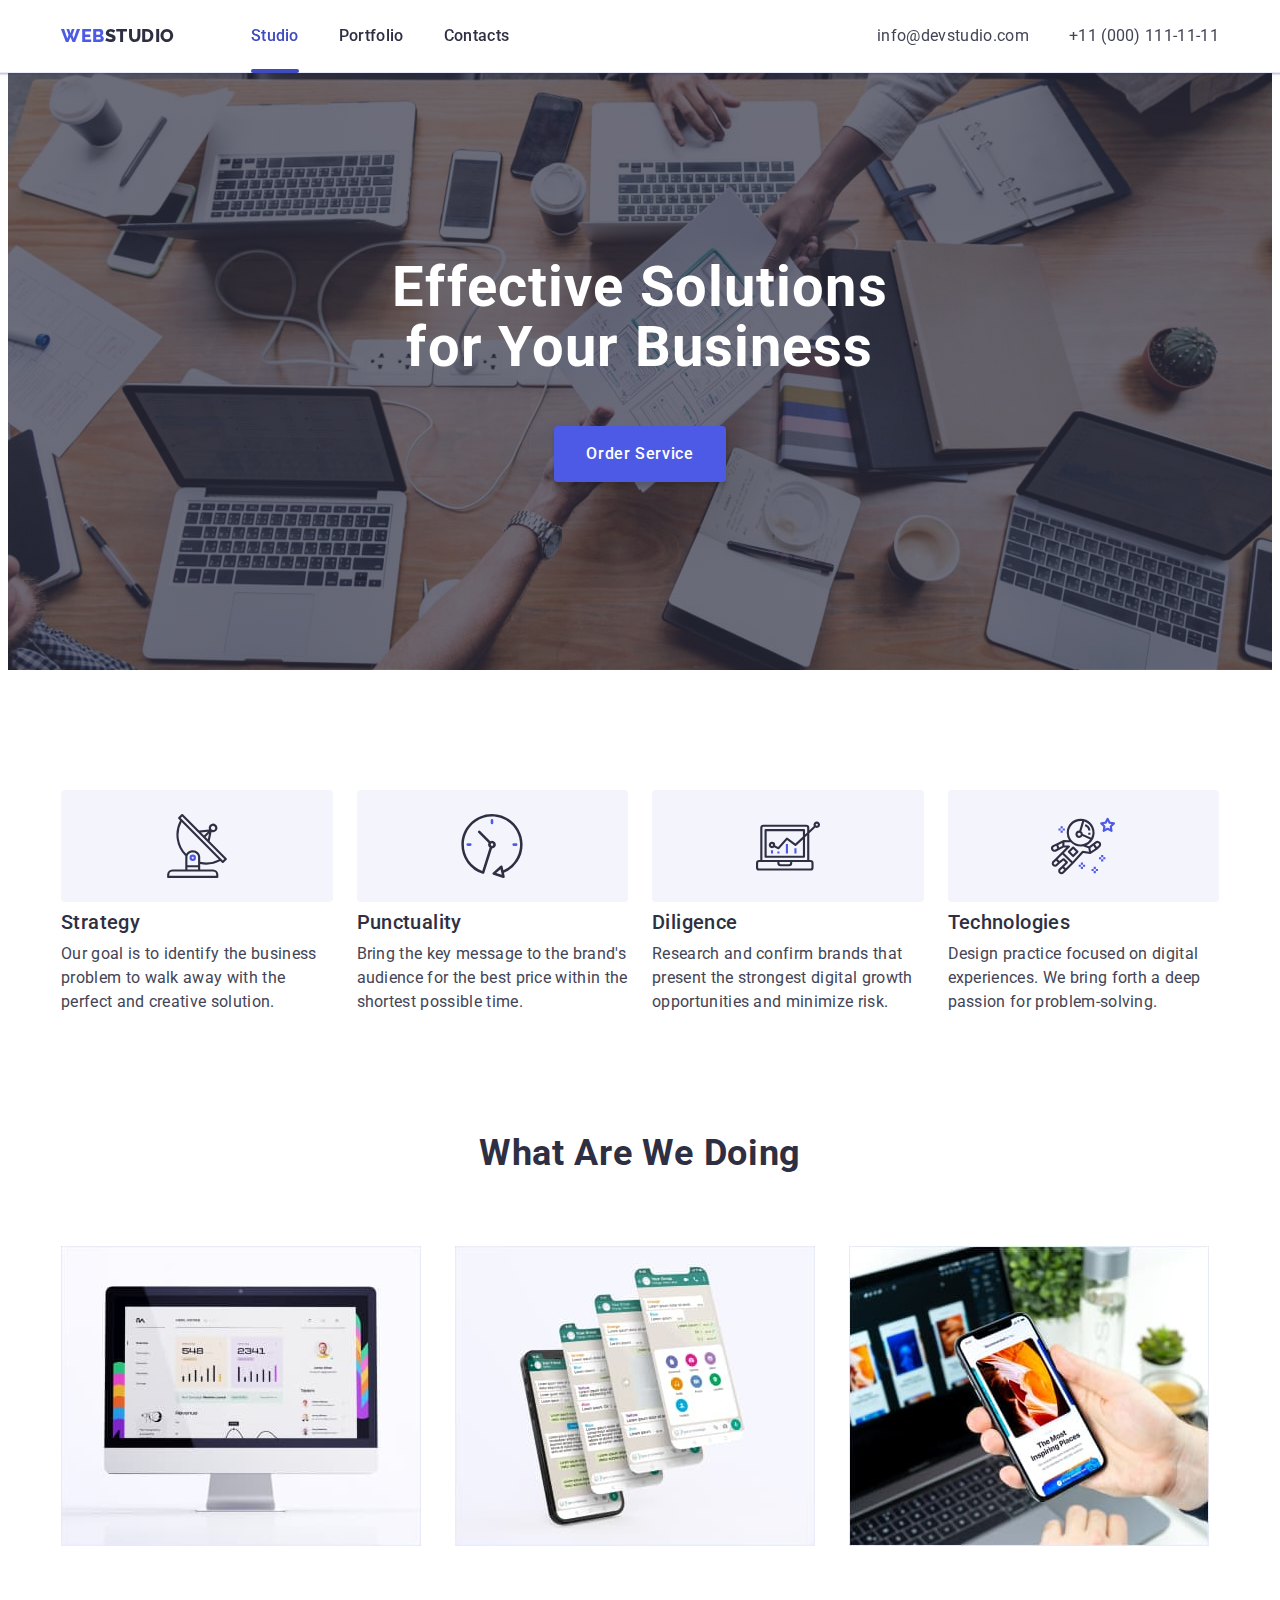
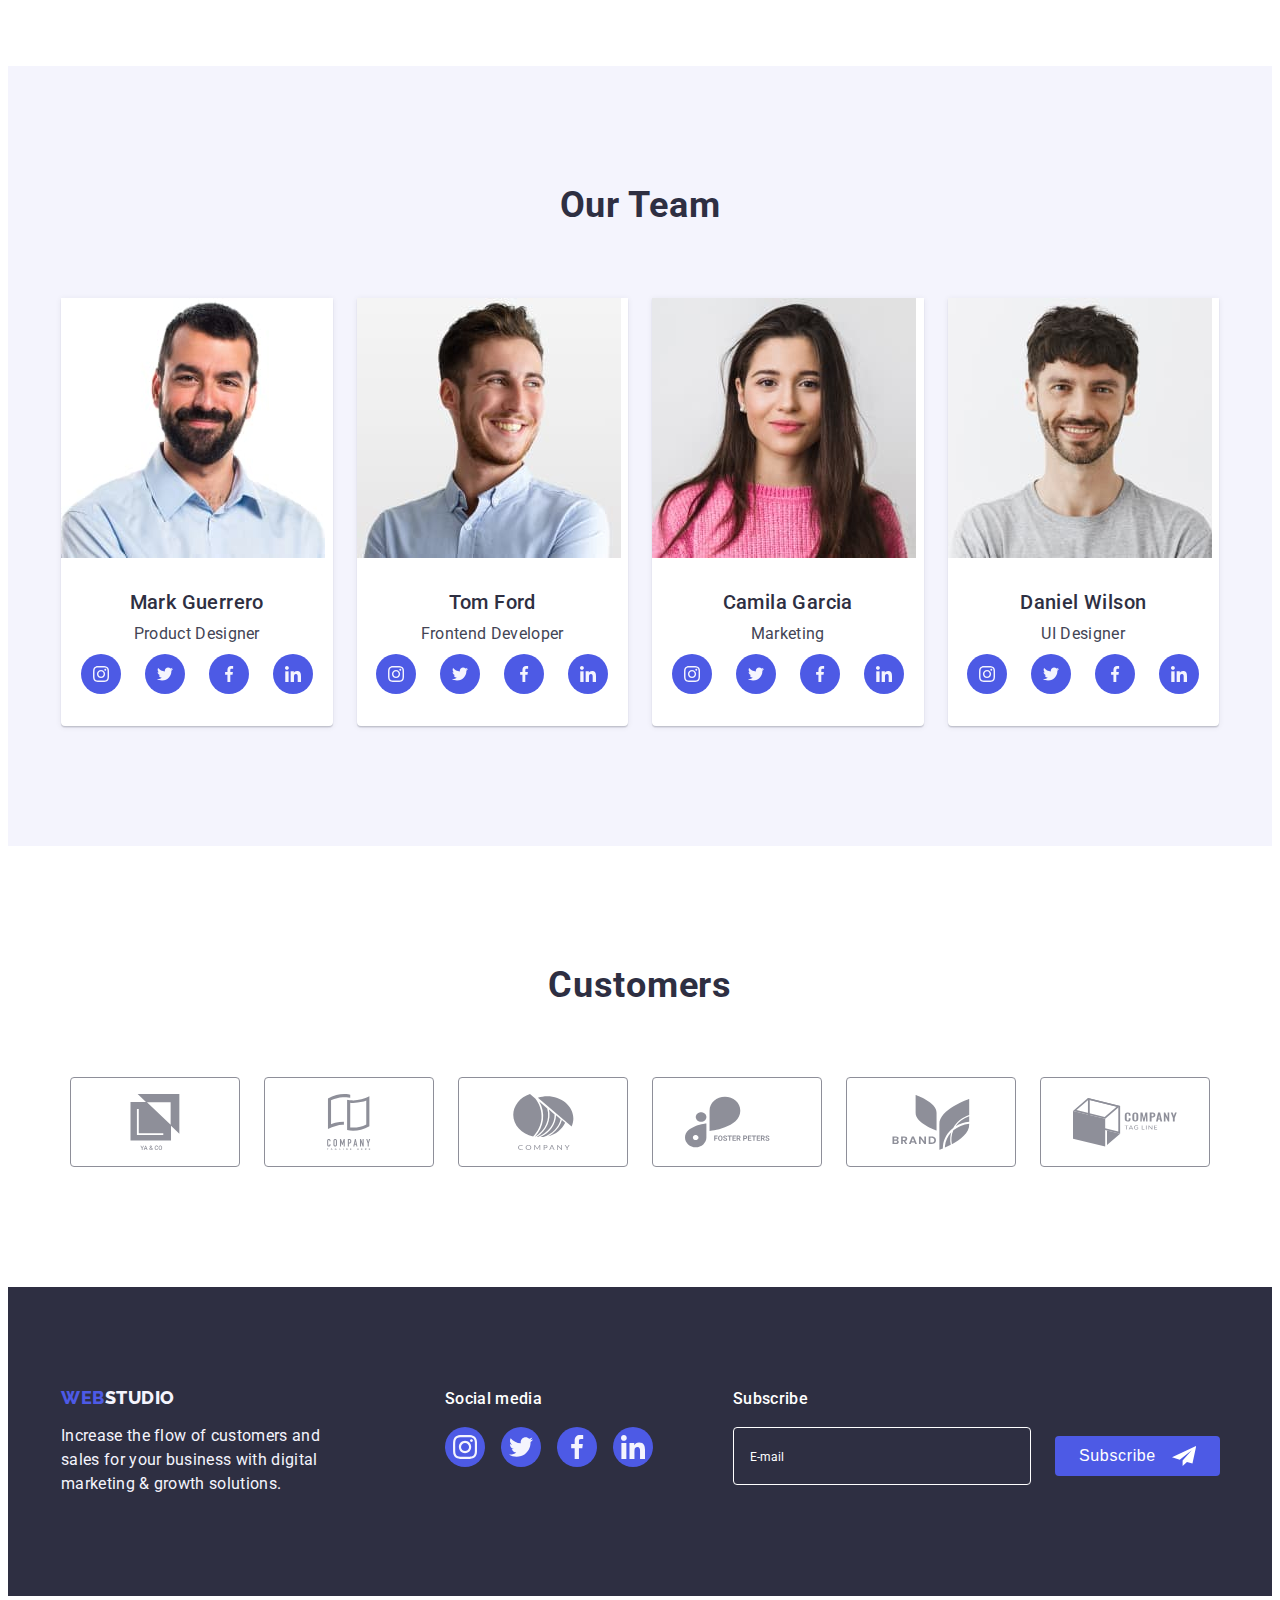
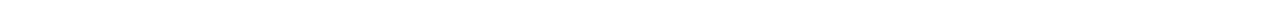
<file: index.html>
<!DOCTYPE html>
<html lang="en">
  <head>
    <meta charset="UTF-8" />
    <meta http-equiv="X-UA-Compatible" content="IE=edge" />
    <meta name="viewport" content="width=device-width, initial-scale=1.0" />
    <link rel="preconnect" href="https://fonts.googleapis.com" />
    <link rel="preconnect" href="https://fonts.gstatic.com" crossorigin />
    <link
      href="https://fonts.googleapis.com/css2?family=Raleway:wght@800&family=Roboto:wght@400;500;700;900&display=swap"
      rel="stylesheet"
    />
    <link
      rel="stylesheet"
      href="https://cdnjs.cloudflare.com/ajax/libs/modern-normalize/1.1.0/modern-normalize.min.css"
      integrity="sha512-wpPYUAdjBVSE4KJnH1VR1HeZfpl1ub8YT/NKx4PuQ5NmX2tKuGu6U/JRp5y+Y8XG2tV+wKQpNHVUX03MfMFn9Q=="
      crossorigin="anonymous"
      referrerpolicy="no-referrer"
    />
    <link rel="stylesheet" href="./css/styles.css" />
    <title>webstudio</title>
  </head>
  <body class="body">
    <!-- header -->

    <header class="header">
      <div class="container header-container">
        <nav class="navigation">
          <a class="logo link" href="./index.html"
            >Web<span class="studio">Studio</span></a
          >
          <ul class="list list-navigation">
            <li class="item-nav contact-nav-item">
              <a class="link link-nav active-nav" href="./index.html">Studio</a>
            </li>
            <li class="item-nav">
              <a class="link link-nav" href="./portfolio.html">Portfolio</a>
            </li>
            <li class="item-nav">
              <a class="link link-nav" href="">Contacts</a>
            </li>
          </ul>
        </nav>
        <address class="address">
          <ul class="list list-contact">
            <li class="item-contact">
              <a class="link link-contact" href="mailto:info@devstudio.com"
                >info@devstudio.com</a
              >
            </li>
            <li class="item-contact">
              <a class="link link-contact" href="tel:+110001111111"
                >+11 (000) 111-11-11</a
              >
            </li>
          </ul>
        </address>
      </div>
    </header>

    <main>
      <!-- hero -->
      <section class="hero">
        <div class="container hero-container">
          <h1 class="hero-title">Effective Solutions for Your Business</h1>
          <button class="hero-button" type="button" data-modal-open>
            Order Service
          </button>
        </div>
      </section>

      <!-- advantages -->
      <section class="advantages">
        <div class="container container-advantages">
          <h2 hidden class="title-hidden">Advantages</h2>
          <ul class="list list-advantages">
            <li class="list-item item-advantages">
              <div class="icon-container">
                <svg class="icon-advatages" width="64" height="64">
                  <use href="./images/icons.svg#icon-antenna"></use>
                </svg>
              </div>
              <h3 class="subtitle">Strategy</h3>
              <p class="text">
                Our goal is to identify the business problem to walk away with
                the perfect and creative solution.
              </p>
            </li>
            <li class="list-item item-advantages">
              <div class="icon-container">
                <svg class="icon-advatages" width="64" height="64">
                  <use href="./images/icons.svg#icon-clock"></use>
                </svg>
              </div>
              <h3 class="subtitle">Punctuality</h3>
              <p class="text">
                Bring the key message to the brand's audience for the best price
                within the shortest possible time.
              </p>
            </li>
            <li class="list-item item-advantages">
              <div class="icon-container">
                <svg class="icon-advatages" width="64" height="64">
                  <use href="./images/icons.svg#icon-diagram"></use>
                </svg>
              </div>
              <h3 class="subtitle">Diligence</h3>
              <p class="text">
                Research and confirm brands that present the strongest digital
                growth opportunities and minimize risk.
              </p>
            </li>
            <li class="list-item item-advantages">
              <div class="icon-container">
                <svg class="icon-advatages" width="64" height="64">
                  <use href="./images/icons.svg#icon-astronaut"></use>
                </svg>
              </div>
              <h3 class="subtitle">Technologies</h3>
              <p class="text">
                Design practice focused on digital experiences. We bring forth a
                deep passion for problem-solving.
              </p>
            </li>
          </ul>
        </div>
      </section>

      <!-- activity -->
      <section class="activity">
        <div class="container activity-container">
          <h2 class="section-title">What are we doing</h2>
          <ul class="list activity-list">
            <li class="item-activity">
              <img src="./images/comp.jpg" alt="picture" width="360" />
            </li>
            <li class="item-activity">
              <img src="./images/phones.jpg" alt="picture" width="360" />
            </li>
            <li class="item-activity">
              <img src="./images/telephone.jpg" alt="picture" width="360" />
            </li>
          </ul>
        </div>
      </section>

      <!-- about team -->
      <section class="section-team">
        <div class="container">
          <h2 class="section-title">Our Team</h2>
          <ul class="list list-team">
            <li class="list-team-item">
              <img src="./images/mark1.jpg" alt="photo" width="264" />
              <div class="team-members">
                <h3 class="subtitle">Mark Guerrero</h3>
                <p class="text">Product Designer</p>
                <ul class="list social-list">
                  <li class="social-list-item">
                    <a class="social-link" href="">
                      <svg class="icon-social-link" width="16" height="16">
                        <use
                          class="icon-social-link"
                          href="./images/icons.svg#icon-instagram"
                        ></use>
                      </svg>
                    </a>
                  </li>
                  <li class="social-list-item">
                    <a class="social-link" href="">
                      <svg class="icon-social-link" width="16" height="16">
                        <use href="./images/icons.svg#icon-twitter"></use>
                      </svg>
                    </a>
                  </li>
                  <li class="social-list-item">
                    <a class="social-link" href="">
                      <svg class="icon-social-link" width="16" height="16">
                        <use href="./images/icons.svg#icon-facebook"></use>
                      </svg>
                    </a>
                  </li>
                  <li class="social-list-item">
                    <a class="social-link" href="">
                      <svg class="icon-social-link" width="16" height="16">
                        <use href="./images/icons.svg#icon-linkedin"></use>
                      </svg>
                    </a>
                  </li>
                </ul>
              </div>
            </li>
            <li class="list-team-item">
              <img src="./images/tom1.jpg" alt="photo" width="264" />
              <div class="team-members">
                <h3 class="subtitle">Tom Ford</h3>
                <p class="text">Frontend Developer</p>
                <ul class="list social-list">
                  <li class="social-list-item">
                    <a class="social-link" href="">
                      <svg class="icon-social-link" width="16" height="16">
                        <use
                          class="icon-social-link"
                          href="./images/icons.svg#icon-instagram"
                        ></use>
                      </svg>
                    </a>
                  </li>
                  <li class="social-list-item">
                    <a class="social-link" href="">
                      <svg class="icon-social-link" width="16" height="16">
                        <use href="./images/icons.svg#icon-twitter"></use>
                      </svg>
                    </a>
                  </li>
                  <li class="social-list-item">
                    <a class="social-link" href="">
                      <svg class="icon-social-link" width="16" height="16">
                        <use href="./images/icons.svg#icon-facebook"></use>
                      </svg>
                    </a>
                  </li>
                  <li class="social-list-item">
                    <a class="social-link" href="">
                      <svg class="icon-social-link" width="16" height="16">
                        <use href="./images/icons.svg#icon-linkedin"></use>
                      </svg>
                    </a>
                  </li>
                </ul>
              </div>
            </li>
            <li class="list-team-item">
              <img src="./images/camila1.jpg" alt="photo" width="264" />
              <div class="team-members">
                <h3 class="subtitle">Camila Garcia</h3>
                <p class="text">Marketing</p>
                <ul class="list social-list">
                  <li class="social-list-item">
                    <a class="social-link" href="">
                      <svg class="icon-social-link" width="16" height="16">
                        <use
                          class="icon-social-link"
                          href="./images/icons.svg#icon-instagram"
                        ></use>
                      </svg>
                    </a>
                  </li>
                  <li class="social-list-item">
                    <a class="social-link" href="">
                      <svg class="icon-social-link" width="16" height="16">
                        <use href="./images/icons.svg#icon-twitter"></use>
                      </svg>
                    </a>
                  </li>
                  <li class="social-list-item">
                    <a class="social-link" href="">
                      <svg class="icon-social-link" width="16" height="16">
                        <use href="./images/icons.svg#icon-facebook"></use>
                      </svg>
                    </a>
                  </li>
                  <li class="social-list-item">
                    <a class="social-link" href="">
                      <svg class="icon-social-link" width="16" height="16">
                        <use href="./images/icons.svg#icon-linkedin"></use>
                      </svg>
                    </a>
                  </li>
                </ul>
              </div>
            </li>
            <li class="list-team-item">
              <img src="./images/daniel1.jpg" alt="photo" width="264" />
              <div class="team-members">
                <h3 class="subtitle">Daniel Wilson</h3>
                <p class="text">UI Designer</p>
                <ul class="list social-list">
                  <li class="social-list-item">
                    <a class="social-link" href="">
                      <svg class="icon-social-link" width="16" height="16">
                        <use
                          class="icon-social-link"
                          href="./images/icons.svg#icon-instagram"
                        ></use>
                      </svg>
                    </a>
                  </li>
                  <li class="social-list-item">
                    <a class="social-link" href="">
                      <svg class="icon-social-link" width="16" height="16">
                        <use href="./images/icons.svg#icon-twitter"></use>
                      </svg>
                    </a>
                  </li>
                  <li class="social-list-item">
                    <a class="social-link" href="">
                      <svg class="icon-social-link" width="16" height="16">
                        <use href="./images/icons.svg#icon-facebook"></use>
                      </svg>
                    </a>
                  </li>
                  <li class="social-list-item">
                    <a class="social-link" href="">
                      <svg class="icon-social-link" width="16" height="16">
                        <use href="./images/icons.svg#icon-linkedin"></use>
                      </svg>
                    </a>
                  </li>
                </ul>
              </div>
            </li>
          </ul>
        </div>
      </section>

      <!-- customers -->
      <section class="section-customers">
        <div class="container">
          <h2 class="section-title customers">Customers</h2>
          <ul class="list list-customers">
            <li class="item-list-customers">
              <a class="link-customers" href="">
                <svg class="icon-customers" width="104" height="56">
                  <use href="./images/icons.svg#group"></use>
                </svg>
              </a>
            </li>
            <li class="item-list-customers">
              <a class="link-customers" href="">
                <svg class="icon-customers" width="104" height="56">
                  <use href="./images/icons.svg#group-1"></use>
                </svg>
              </a>
            </li>
            <li class="item-list-customers">
              <a class="link-customers" href="">
                <svg class="icon-customers" width="104" height="56">
                  <use href="./images/icons.svg#group-2"></use>
                </svg>
              </a>
            </li>
            <li class="item-list-customers">
              <a class="link-customers" href="">
                <svg class="icon-customers" width="104" height="56">
                  <use href="./images/icons.svg#group-3"></use>
                </svg>
              </a>
            </li>
            <li class="item-list-customers">
              <a class="link-customers" href="">
                <svg class="icon-customers" width="104" height="56">
                  <use href="./images/icons.svg#group-4"></use>
                </svg>
              </a>
            </li>
            <li class="item-list-customers">
              <a class="link-customers" href="">
                <svg class="icon-customers" width="104" height="56">
                  <use href="./images/icons.svg#group-5"></use>
                </svg>
              </a>
            </li>
          </ul>
        </div>
      </section>
    </main>
    <!-- ===footer====== -->
    <footer class="footer">
      <div class="container container-footer">
        <div class="logo-footer">
          <a class="logo link logo-link" href="./index.html"
            >Web<span class="studio-footer">Studio</span>
          </a>
          <p class="text-footer">
            Increase the flow of customers and sales for your business with
            digital marketing & growth solutions.
          </p>
        </div>
        <div class="social-media">
          <p class="subtitle-footer">Social media</p>
          <ul class="list footer-social-list">
            <li class="item-footer-social-list">
              <a class="link-footer-social-list" href="">
                <svg class="icon-footer-social-list" width="24" height="24">
                  <use href="./images/icons.svg#icon-instagram"></use>
                </svg>
              </a>
            </li>
            <li class="item-footer-social-list">
              <a class="link-footer-social-list" href="">
                <svg class="icon-footer-social-list" width="24" height="24">
                  <use href="./images/icons.svg#icon-twitter"></use>
                </svg>
              </a>
            </li>
            <li class="item-footer-social-list">
              <a class="link-footer-social-list" href="">
                <svg class="icon-footer-social-list" width="24" height="24">
                  <use href="./images/icons.svg#icon-facebook"></use>
                </svg>
              </a>
            </li>
            <li class="item-footer-social-list">
              <a class="link-footer-social-list" href="">
                <svg class="icon-footer-social-list" width="24" height="24">
                  <use href="./images/icons.svg#icon-linkedin"></use>
                </svg>
              </a>
            </li>
          </ul>
        </div>
        <form class="subscribe-form">
          <p class="subtitle-footer">Subscribe</p>
          <div class="subscribe-container">
            <label class="subscribe-label">
              <input
                class="useremail-input"
                type="email"
                name="useremail"
                placeholder="E-mail"
                required
              />
            </label>
            <button class="subscribe-button" type="submit">
              Subscribe
              <svg class="subscribe-icon" width="24" height="24">
                <use href="./images/icons.svg#telegram"></use>
              </svg>
            </button>
          </div>
        </form>
      </div>
    </footer>

    <!-- =====modal-window==== -->
    <div class="backdrop is-hidden" data-modal>
      <div class="modal-window">
        <button class="modal-close-btm" type="button" data-modal-close>
          <svg class="modal-icon" width="8" height="8">
            <use href="./images/icons.svg#vector-modal"></use>
          </svg>
        </button>
        <form class="modal-form">
          <p class="title-modal">
            Leave your contacts and we will call you back
          </p>
          <label class="modal-active-field">
            <span class="text-modal">Name</span>
            <span class="wrap-modal-icon">
              <input
                class="modal-form-input"
                type="text"
                name="username"
                autofocus
                required
                minlength="2"
              />
              <svg class="icon-contact" width="12" height="12">
                <use href="./images/icons.svg#name"></use>
              </svg>
            </span>
          </label>
          <label class="modal-active-field">
            <span class="text-modal">Phone</span>
            <span class="wrap-modal-icon">
              <input
                class="modal-form-input"
                type="tel"
                name="usertel"
                required
                pattern="^[0-9]"
                title="xxx-xxx-xx-xx"
              />
              <svg class="icon-contact" width="13" height="13">
                <use href="./images/icons.svg#tel"></use>
              </svg>
            </span>
          </label>
          <label class="modal-active-field">
            <span class="text-modal">Email</span>
            <span class="wrap-modal-icon">
              <input class="modal-form-input" type="email" name="useremail" />
              <svg class="icon-contact" width="15" height="12">
                <use href="./images/icons.svg#email"></use>
              </svg>
            </span>
          </label>
          <label>
            <span class="text-modal">Comment</span>
            <textarea
              class="modal-form-message"
              name="usermessage"
              placeholder="Text input"
            ></textarea>
          </label>
          <input
            class="hidden-checkbox"
            type="checkbox"
            name="checkbox"
            id="privacy-policy"
          />
          <label class="modal-checkbox" for="privacy-policy">
            <svg class="icon-agree" width="10" height="8">
              <use href="./images/icons.svg#agree"></use>
            </svg>
            I accept the terms and conditions of the
            <a class="link-modal" href="">&nbsp;Privacy Policy </a>
          </label>
          <button class="button-send" type="submit">Send</button>
        </form>
      </div>
    </div>
    <script src="./js/modal.js"></script>
  </body>
</html>
</file>
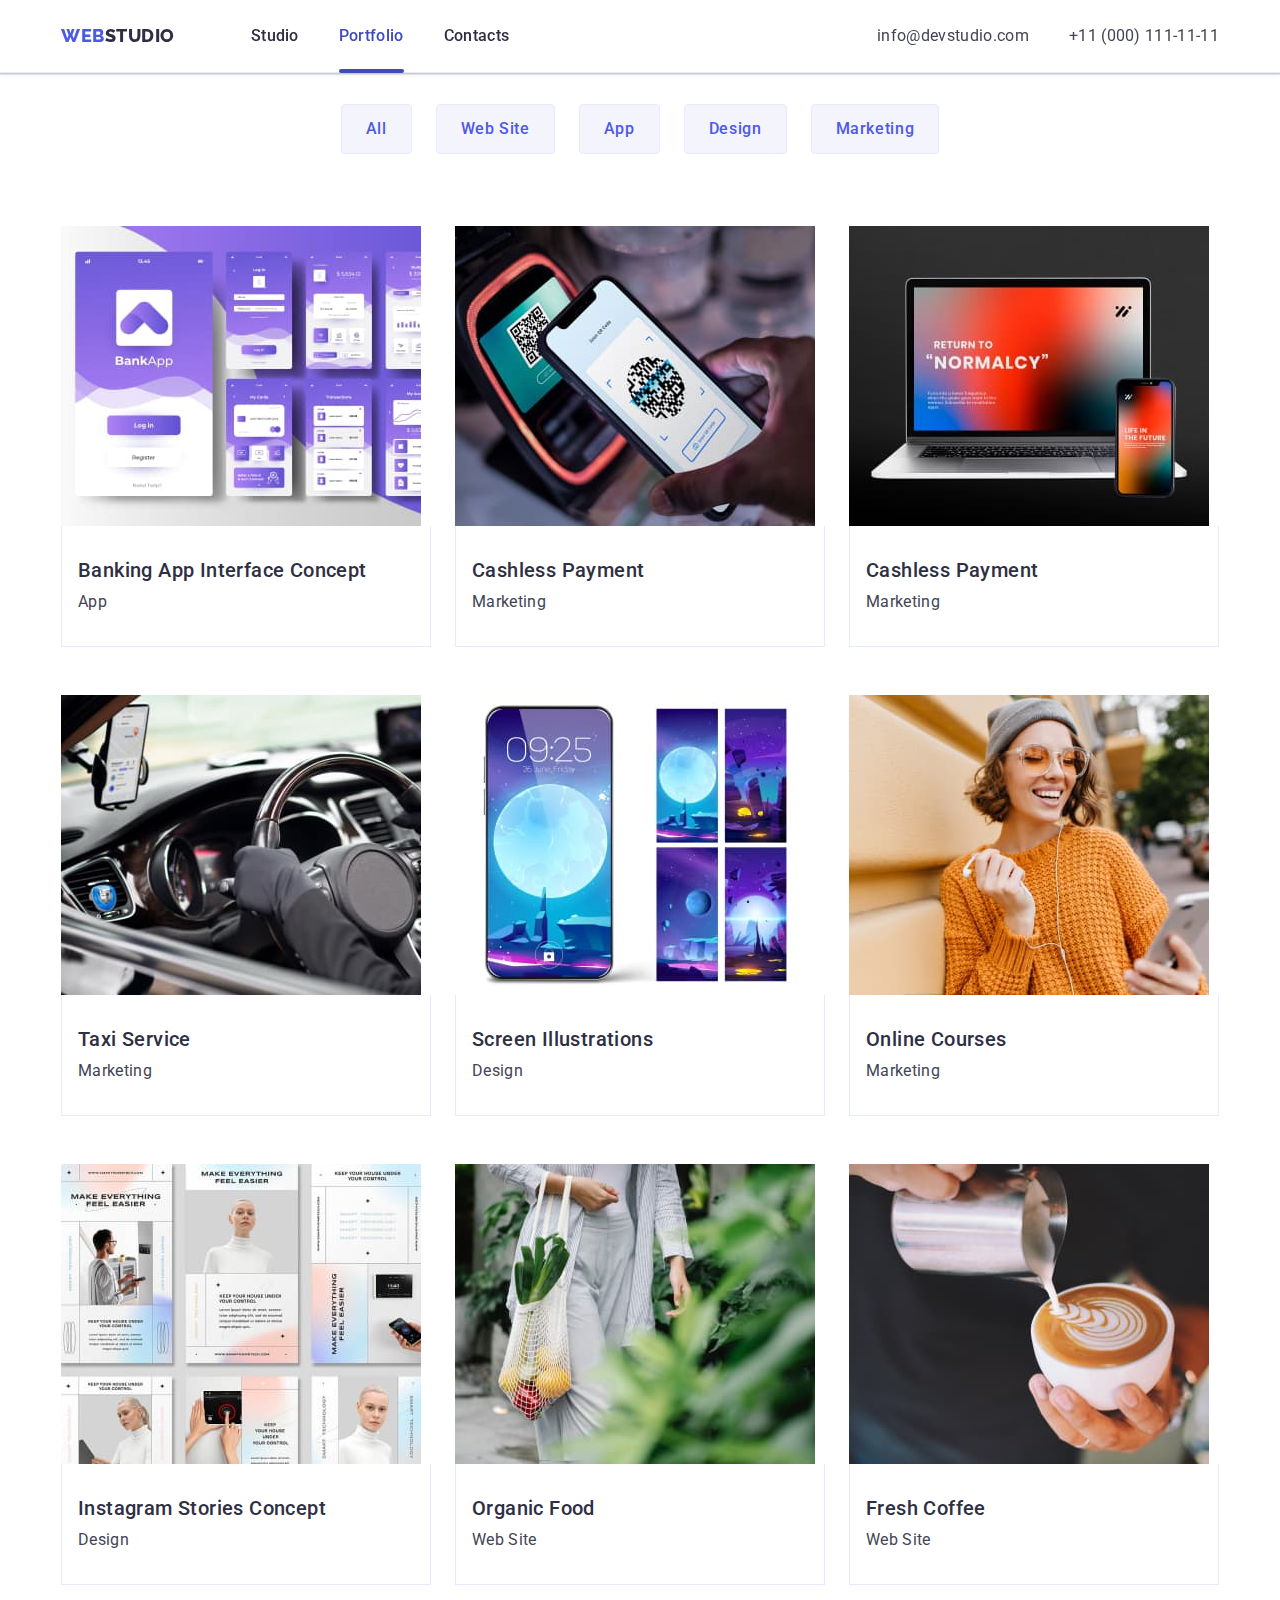
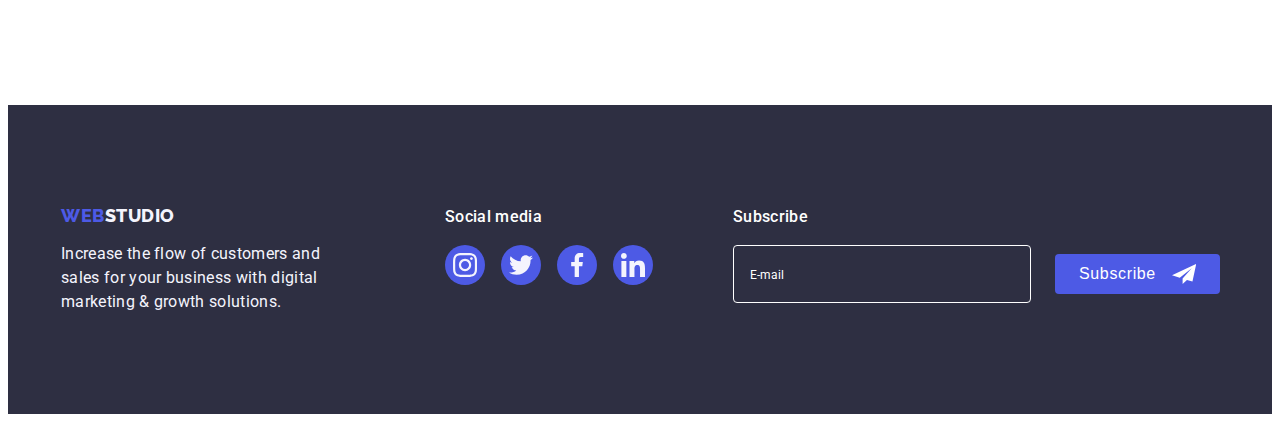
<file: portfolio.html>
<!DOCTYPE html>
<html lang="en">
  <head>
    <meta charset="UTF-8" />
    <meta http-equiv="X-UA-Compatible" content="IE=edge" />
    <meta name="viewport" content="width=device-width, initial-scale=1.0" />
    <link rel="preconnect" href="https://fonts.googleapis.com" />
    <link rel="preconnect" href="https://fonts.gstatic.com" crossorigin />
    <link
      href="https://fonts.googleapis.com/css2?family=Raleway:wght@800&family=Roboto:wght@400;500;700;900&display=swap"
      rel="stylesheet"
    />
    <link
      rel="stylesheet"
      href="https://cdnjs.cloudflare.com/ajax/libs/modern-normalize/1.1.0/modern-normalize.min.css"
      integrity="sha512-wpPYUAdjBVSE4KJnH1VR1HeZfpl1ub8YT/NKx4PuQ5NmX2tKuGu6U/JRp5y+Y8XG2tV+wKQpNHVUX03MfMFn9Q=="
      crossorigin="anonymous"
      referrerpolicy="no-referrer"
    />
    <link rel="stylesheet" href="css/styles.css" />
    <title>Portfolio</title>
  </head>
  <body class="body body_portfolio">
    <!-- header -->
    <header class="header">
      <div class="container header-container">
        <nav class="navigation">
          <a class="logo link" href="./index.html"
            >Web<span class="studio">Studio</span>
          </a>
          <ul class="list list-navigation">
            <li class="item-nav">
              <a class="link link-nav" href="./index.html">Studio</a>
            </li>
            <li class="item-nav">
              <a class="link link-nav active-nav" href="./portfolio.html"
                >Portfolio</a
              >
            </li>
            <li class="item-nav">
              <a class="link link-nav" href="">Contacts</a>
            </li>
          </ul>
        </nav>
        <address class="address">
          <ul class="list list-contact">
            <li class="item-contact">
              <a class="link link-contact" href="mailto:info@devstudio.com"
                >info@devstudio.com</a
              >
            </li>
            <li class="item-contact">
              <a class="link link-contact" href="tel:+110001111111"
                >+11 (000) 111-11-11</a
              >
            </li>
          </ul>
        </address>
      </div>
    </header>
    <main>
      <section class="portfolio">
        <!--==== buttons====== -->
        <div class="container">
          <h1 hidden>Portfolio</h1>

          <ul class="list list-button">
            <li class="item-button">
              <button class="button-portfolio" type="button">All</button>
            </li>
            <li class="item-button">
              <button class="button-portfolio" type="button">Web Site</button>
            </li>
            <li class="item-button">
              <button class="button-portfolio" type="button">App</button>
            </li>
            <li class="item-button">
              <button class="button-portfolio" type="button">Design</button>
            </li>
            <li class="item-button">
              <button class="button-portfolio" type="button">Marketing</button>
            </li>
          </ul>

          <!-- ====filtres ==== -->
          <ul class="list list-portfolio">
            <li class="item-list-portfolio">
              <a class="link link-portfolio" href="">
                <div class="card-wrap">
                  <img
                    src="./images/portfolio-photo/add.jpg"
                    alt="picture"
                    width="360"
                    height="300"
                  />
                  <p class="text-card">
                    14 Stylish and User-Friendly App Design Concepts · Task
                    Manager App · Calorie Tracker App · Exotic Fruit Ecommerce
                    App · Cloud Storage App
                  </p>
                </div>

                <div class="category">
                  <h2 class="subtitle">Banking App Interface Concept</h2>
                  <p class="text text-portfolio">App</p>
                </div>
              </a>
            </li>
            <li class="item-list-portfolio">
              <a class="link link-portfolio" href="">
                <div class="card-wrap">
                  <img
                    src="./images/portfolio-photo/cachless-pay.jpg"
                    alt="picture"
                    width="360"
                    height="300"
                  />
                  <p class="text-card">
                    14 Stylish and User-Friendly App Design Concepts · Task
                    Manager App · Calorie Tracker App · Exotic Fruit Ecommerce
                    App · Cloud Storage App
                  </p>
                </div>

                <div class="category">
                  <h2 class="subtitle">Cashless Payment</h2>
                  <p class="text text-portfolio">Marketing</p>
                </div>
              </a>
            </li>
            <li class="item-list-portfolio">
              <a class="link link-portfolio" href="">
                <div class="card-wrap">
                  <img
                    src="./images/portfolio-photo/meditations.jpg"
                    alt="picture"
                    width="360"
                    height="300"
                  />
                  <p class="text-card">
                    14 Stylish and User-Friendly App Design Concepts · Task
                    Manager App · Calorie Tracker App · Exotic Fruit Ecommerce
                    App · Cloud Storage App
                  </p>
                </div>

                <div class="category">
                  <h2 class="subtitle">Cashless Payment</h2>
                  <p class="text text-portfolio">Marketing</p>
                </div>
              </a>
            </li>
            <li class="item-list-portfolio">
              <a class="link link-portfolio" href="">
                <div class="card-wrap">
                  <img
                    src="./images/portfolio-photo/taxi.jpg"
                    alt="picture"
                    width="360"
                    height="300"
                  />
                  <p class="text-card">
                    14 Stylish and User-Friendly App Design Concepts · Task
                    Manager App · Calorie Tracker App · Exotic Fruit Ecommerce
                    App · Cloud Storage App
                  </p>
                </div>

                <div class="category">
                  <h2 class="subtitle">Taxi Service</h2>
                  <p class="text text-portfolio">Marketing</p>
                </div>
              </a>
            </li>
            <li class="item-list-portfolio">
              <a class="link link-portfolio" href="">
                <div class="card-wrap">
                  <img
                    src="./images/portfolio-photo/illustrations.jpg"
                    alt="picture"
                    width="360"
                    height="300"
                  />
                  <p class="text-card">
                    14 Stylish and User-Friendly App Design Concepts · Task
                    Manager App · Calorie Tracker App · Exotic Fruit Ecommerce
                    App · Cloud Storage App
                  </p>
                </div>

                <div class="category">
                  <h2 class="subtitle">Screen Illustrations</h2>
                  <p class="text text-portfolio">Design</p>
                </div>
              </a>
            </li>
            <li class="item-list-portfolio">
              <a class="link link-portfolio" href="">
                <div class="card-wrap">
                  <img
                    src="./images/portfolio-photo/online-courses.jpg"
                    alt="picture"
                    width="360"
                    height="300"
                  />
                  <p class="text-card">
                    14 Stylish and User-Friendly App Design Concepts · Task
                    Manager App · Calorie Tracker App · Exotic Fruit Ecommerce
                    App · Cloud Storage App
                  </p>
                </div>

                <div class="category">
                  <h2 class="subtitle">Online Courses</h2>
                  <p class="text text-portfolio">Marketing</p>
                </div>
              </a>
            </li>
            <li class="item-list-portfolio">
              <a class="link link-portfolio" href="">
                <div class="card-wrap">
                  <img
                    src="./images/portfolio-photo/instagram.jpg"
                    alt="picture"
                    width="360"
                    height="300"
                  />
                  <p class="text-card">
                    14 Stylish and User-Friendly App Design Concepts · Task
                    Manager App · Calorie Tracker App · Exotic Fruit Ecommerce
                    App · Cloud Storage App
                  </p>
                </div>

                <div class="category">
                  <h2 class="subtitle">Instagram Stories Concept</h2>
                  <p class="text text-portfolio">Design</p>
                </div>
              </a>
            </li>
            <li class="item-list-portfolio">
              <a class="link link-portfolio" href="">
                <div class="card-wrap">
                  <img
                    src="./images/portfolio-photo/organic-food.jpg"
                    alt="picture"
                    width="360"
                    height="300"
                  />
                  <p class="text-card">
                    14 Stylish and User-Friendly App Design Concepts · Task
                    Manager App · Calorie Tracker App · Exotic Fruit Ecommerce
                    App · Cloud Storage App
                  </p>
                </div>
                <div class="category">
                  <h2 class="subtitle">Organic Food</h2>
                  <p class="text text-portfolio">Web Site</p>
                </div>
              </a>
            </li>
            <li class="item-list-portfolio">
              <a class="link link-portfolio" href="">
                <div class="card-wrap">
                  <img
                    src="./images/portfolio-photo/coffee.jpg"
                    alt="picture"
                    width="360"
                    height="300"
                  />
                  <p class="text-card">
                    14 Stylish and User-Friendly App Design Concepts · Task
                    Manager App · Calorie Tracker App · Exotic Fruit Ecommerce
                    App · Cloud Storage App
                  </p>
                </div>
                <div class="category">
                  <h2 class="subtitle">Fresh Coffee</h2>
                  <p class="text text-portfolio">Web Site</p>
                </div>
              </a>
            </li>
          </ul>
        </div>
      </section>
    </main>
    <!-- ===footer=== -->
    <footer class="footer">
      <div class="container container-footer">
        <div class="logo-footer">
          <a class="logo link logo-link" href="./index.html"
            >Web<span class="studio-footer">Studio</span>
          </a>
          <p class="text-footer">
            Increase the flow of customers and sales for your business with
            digital marketing & growth solutions.
          </p>
        </div>
        <div class="social-media">
          <p class="subtitle-footer">Social media</p>
          <ul class="list footer-social-list">
            <li class="item-footer-social-list">
              <a class="link-footer-social-list" href="">
                <svg class="icon-footer-social-list" width="24" height="24">
                  <use href="./images/icons.svg#icon-instagram"></use>
                </svg>
              </a>
            </li>
            <li class="item-footer-social-list">
              <a class="link-footer-social-list" href="">
                <svg class="icon-footer-social-list" width="24" height="24">
                  <use href="./images/icons.svg#icon-twitter"></use>
                </svg>
              </a>
            </li>
            <li class="item-footer-social-list">
              <a class="link-footer-social-list" href="">
                <svg class="icon-footer-social-list" width="24" height="24">
                  <use href="./images/icons.svg#icon-facebook"></use>
                </svg>
              </a>
            </li>
            <li class="item-footer-social-list">
              <a class="link-footer-social-list" href="">
                <svg class="icon-footer-social-list" width="24" height="24">
                  <use href="./images/icons.svg#icon-linkedin"></use>
                </svg>
              </a>
            </li>
          </ul>
        </div>
        <form class="subscribe-form">
          <p class="subtitle-footer">Subscribe</p>
          <div class="subscribe-container">
            <label class="subscribe-label">
              <input
                class="useremail-input"
                type="email"
                name="useremail"
                placeholder="E-mail"
                required
              />
            </label>
            <button class="subscribe-button" type="submit">
              Subscribe
              <svg class="subscribe-icon" width="24" height="24">
                <use href="./images/icons.svg#telegram"></use>
              </svg>
            </button>
          </div>
        </form>
      </div>
    </footer>
  </body>
</html>
</file>
<file: css/styles.css>
.body {
  font-family: "Roboto", sans-serif;
  background-color: var(--primary-background);
  color: var(--primary-color);
}
:root {
  --iris: #4D5AE5;
  --primary-color: #434455;
  --primary-background: #ffffff;
  --secondary-color: #2e2f42;
  --hover-focus: #404bbf;
  --button-color: #4d5ae5;
  --secondary-background: #f4f4fd;
  --background-modal: #FCFCFC;
  --border-color: #e7e9fc;
  --icon-color:#8e8f99;
  --secondary-hover-focus: #31d0aa;
  --transition: 250ms cubic-bezier(0.4, 0, 0.2, 1);
}
/* =====style none===== */
.list {
  list-style: none;
}
.link {
  text-decoration: none;
}
ul {
  margin: 0;
  padding: 0;
  padding-left: 0;
}
h1,
h2,
h3,
h4,
p {
  margin: 0;
  padding: 0;
}
img {
  display: block;
}
/* ===container=== */
.container {
  width: 1158px;
  padding: 0 15px;
  margin-left: auto;
  margin-right: auto;
}
/*===== header===== */
.header { 
  border-bottom: 1px solid var(--border-color);
  box-shadow:
  0px 1px 6px 0px #2E2F4214,
  0px 1px 1px 0px #2E2F4229,
  0px 2px 1px 0px #2E2F4214;
  position: fixed;
  top: 0;
  left: 0;  
  width: 100%;
  z-index: 90;
  background-color: var(--primary-background); 
}

.logo {
  font-family: "Raleway", sans-serif;
  font-weight: 800;
  font-size: 18px;
  line-height: 1.17;
  letter-spacing: 0.03em;
  text-transform: uppercase;
  color: var(--button-color);
}
.logo .studio {
  color: var(--secondary-color);
}
.link-nav {
  font-weight: 500;
  font-size: 16px;
  line-height: 1.5;
  letter-spacing: 0.02em;
  color: var(--secondary-color);
  display: block;
  padding-top: 24px;
  padding-bottom: 24px;
  position: relative;
  transition: color var(--transition);
}
.link-nav::after{
  content: '';
  width: 100%;
  height: 4px;
  border-radius: 2px;
  
  display: block;
  position: absolute;
  left: 0;
  bottom: -1px;
}
.link-nav.active-nav::after{
background-color: var(--hover-focus);
}
.active-nav{ 
  color:var(--hover-focus);
}
.contact-nav{
display: flex;
flex-direction: column;

}
.link-nav:hover,
.link-nav:focus {
  color: var(--hover-focus);

}
.address {
  font-style: normal;
}
.link-contact {
  font-style: normal;
  font-size: 16px;
  line-height: 1.5;
  letter-spacing: 0.02em;
  color: var(--primary-color);
  transition: color var(--transition);
}
.link-contact:focus,
.link-contact:hover {
  color: var(--hover-focus);
}
.logo {
  margin-right: 76px;
}
.list-navigation {
  display: flex;
  gap: 40px;
}

.list-contact {
  display: flex;
  gap: 40px;
}
.navigation {
  display: flex;
  align-items: center;
}
.header-container {
  display: flex;
  align-items: center;
  border-bottom: var(--border-color) 1px;
}
.address {
  margin-left: auto;
}
/*==== hero==== */
.hero { max-width: 1440px;
  background-image:linear-gradient(rgba(46, 47, 66, 0.7), rgba(46, 47, 66, 0.7)),
  url(../images/people-office.jpg); 
  background-repeat: no-repeat;
  background-position: center;
  background-size: cover;
  background-color: var(--secondary-color);
  padding-top: 188px;
  padding-bottom: 188px;
  margin-right: auto;
  margin-left: auto;
  margin-top: 70px;
}
.hero-title {
  font-weight: 700;
  font-size: 56px;
  line-height: 1.07;
  text-align: center;
  letter-spacing: 0.02em;
  color: var(--primary-background);

  max-width: 496px;
  text-align: center;
  margin-left: auto;
  margin-right: auto;
  margin-bottom: 48px;
}
.hero-container {
  margin-left: auto;
  margin-right: auto;
  text-align: center;
}
.hero-button {
  font-family: "Roboto", sans-serif;
  font-weight: 500;
  font-size: 16px;
  line-height: 1.5;
  letter-spacing: 0.04em;
  background: var(--button-color);
  color: var(--primary-background);
  cursor: pointer;
  min-width: 169px;
  display: block;
  margin-left: auto;
  margin-right: auto;
  padding: 16px 32px;
  box-shadow: 0px 4px 4px rgba(0, 0, 0, 0.15);
  border-radius: 4px;
  border: none;
  transition: background-color 250ms cubic-bezier(0.4, 0, 0.2, 1);
}
.hero-button:hover,
.hero-button:focus {
  background: var(--hover-focus);
}

/*====section advantages==== */
.section-title {
  font-weight: 700;
  font-size: 36px;
  line-height: 1.11;
  text-align: center;
  letter-spacing: 0.02em;
  text-transform: capitalize;
  color: var(--secondary-color);
  margin-left: auto;
  margin-right: auto;
  margin-bottom: 72px;
}
.subtitle {
  font-weight: 500;
  font-size: 20px;
  line-height: 1.2;
  letter-spacing: 0.02em;
  color: var(--secondary-color);
}
.text {
  line-height: 1.5;
  letter-spacing: 0.02em;
}
.item-advantages {
  width: 264px;
  flex-basis: calc((100% - 3 * 24px) / 4);
}
.list-advantages {
  display: flex;
  gap: 24px;
}
.subtitle {
  margin-bottom: 8px;
}
.advantages {
  padding-top: 120px;
  padding-bottom: 120px;
}
.icon-container{ 
height: 112px;
border-radius: 4px;
background-color: var(--secondary-background); 
display:flex;
justify-content: center;
align-items: center;
margin-bottom: 8px;
}

/* ====sectoin activity==== */
.list-item {
  background-color: var(--primary-background);
}
.activity-list {
  display: flex;
  gap: 24px;
}
.item-activity {
  flex-basis: calc((100% - 2 * 24px) / 3);
}
.activity {
  padding-bottom: 120px;
}
/* ====section about team===== */
.section-team {
  background-color: var(--secondary-background);
  padding-bottom: 120px;
  padding-top: 120px;
}
.list-team-item {
  background-color: var(--primary-background);
  border-radius: 0px 0px 4px 4px;
  box-shadow:0px 1px 6px rgba(46, 47, 66, 0.08),
    0px 1px 1px rgba(46, 47, 66, 0.16),
    0px 2px 1px rgba(46, 47, 66, 0.08);;
}
.list-team {
  display: flex;
  flex-wrap: wrap;
  gap: 24px;
}
.list-team-item {
  flex-basis: calc((100% - 3 * 24px) / 4);
}
.team-members {
  padding: 32px 0;
  text-align: center;
}
.social-list{
  margin-top: 8px;
}
.social-list{
display: flex;
justify-content: center;
align-items: center;
gap: 24px;
}
.icon-social-link{fill: var(--secondary-background);
}
.social-link{
width: 40px;
height: 40px;
display: flex;
justify-content: center;
align-items: center;
border-radius: 50%;
background-color: var(--button-color);
transition: background-color var(--transition);
}
.social-link:hover,
.social-link:focus{
  background-color: var(--hover-focus);
}
/* ===customers=== */

.customers{
  line-height: 1.1
}
.section-customers{
padding-top: 120px;
padding-bottom: 120px;
margin-left: auto;
margin-right: auto;
}
.link-customers{
width: 168px;
height: 88px;
display: flex;
justify-content: center;
align-items: center;
border: 1px solid var(--icon-color);
color: var(--icon-color);
border-radius: 4px;
transition: border-color 250ms cubic-bezier(0.4, 0, 0.2, 1),
  color 250ms cubic-bezier(0.4, 0, 0.2, 1);
}
.list-customers{
margin-top: 72px;
display: flex;
justify-content: center;
align-items: center;
gap: 24px;
}
.icon-customers{
  fill:currentColor;
}
.link-customers:hover,
.link-customers:focus{
color: var(--hover-focus);
}
.link-customers:hover,
.link-customers:focus{
border-color: var(--hover-focus);}
/* footer */
.studio-footer {
  color: var(--secondary-background);
}
.text-footer {
  font-weight: 400;
  font-size: 16px;
  line-height: 1.5;
  letter-spacing: 0.02em;
  color: var(--secondary-background);
}
.footer {
  background: var(--secondary-color);
  padding-top: 100px;
  padding-bottom: 100px;
}
.logo-link {
  display: inline-block;
  margin-bottom: 16px;
}
.text-footer {
  width: 264px;
}
.subtitle-footer{
  font-weight: 500;
  font-size: 16px;
  line-height: 1.5;
  letter-spacing: 0.02em;
  color: var(--primary-background);
  margin-bottom: 16px;
}
.container-footer{
  display: flex;
  align-items: baseline;
}
.logo-footer {
  margin-right: 120px;
}
.footer-social-list{
  display: flex;
  align-items: center;
  gap: 16px;
}

.link-footer-social-list{
  width: 40px;
  height: 40px;
  display: flex;
  justify-content: center;
  align-items: center;
  border-radius: 50%;
  background-color: var(--button-color);
  transition: background-color var(--transition);
}
.icon-footer-social-list{
  fill: var(--secondary-background)
}
.link-footer-social-list:hover,
.link-footer-social-list:focus{
  background-color: var(--secondary-hover-focus);
}
.subscribe-form {
  margin-left: 80px; 
}
.useremail-input {
  min-width: 264px;
  min-height: 40px;
  border: 1px solid var(--primary-background);
  background-color: var(--secondary-color);
  padding: 8px  16px;
  border-radius: 4px;
  color: var(--primary-background);
  transition: border-color var(--transition);
}
.useremail-input::placeholder{
  font-family: "Roboto", sans-serif;
  font-weight: 400;
    font-size: 12px;
    line-height: 2;
    color: var(--primary-background);
}
.subscribe-container{
  display: flex;
  align-items: baseline;
  gap: 24px;
}
.useremail-input:focus{
  border-color: var(--hover-focus);
  outline: none;
}
.subscribe-button{
  font-weight: 500;
  font-size: 16px;
  line-height: 1.5;
  letter-spacing: 0.04em;
  min-width: 165px;
  padding: 8px 24px;
  background-color: var(--iris);
  color: var(--primary-background);
  border-radius: 4px;
  display: flex;
  align-items: center;
  gap: 16px;
  transition: background-colol var(--transition);
  border: none;
}
.subscribe-button:hover,
.subscribe-button:focus{
  background-color: var(--hover-focus);
}
.subscribe-icon{
  fill: var(--primary-background);
}

/* ====portfolio==== */
.button-portfolio {
  font-family: "Roboto", sans-serif;
  background: var(--secondary-background);
  font-weight: 500;
  font-size: 16px;
  line-height: 1.5;
  letter-spacing: 0.04em;
  color: var(--button-color);
  cursor: pointer;
  border: 1px solid var(--border-color);
  border-radius: 4px;
  padding: 12px 24px;
  transition: color var(--transition),
    background-color var(--transition),
    border-color var(--transition),
    box-shadow var(--transition);
}
.item-button{
  transition:background-color var(--transition),
  color var(--transition),border-color var(--transition);
}
.button-portfolio:hover,
.button-portfolio:focus {
  background: var(--hover-focus);
  color: var(--primary-background);
  border: 1px solid transparent;
  box-shadow: 0px 2px 2px 0px #0000001F,
   0px 2px 1px 0px #00000014, 0px 3px 1px 0px #0000001A;
}
.list-button {
  display: flex;
  gap: 24px;
  justify-content: center;
  margin-bottom: 72px;
}
.text-portfolio {
  color: var(--primary-color);
}
.list-portfolio {
  display: flex;
  flex-wrap: wrap;
  column-gap: 24px;
  row-gap: 48px;
}
.item-list-portfolio {
  width: calc((100% - 48px) / 3);
}
.portfolio {
  padding-bottom: 120px;
  padding-top: 96px;
}
.category {
  padding: 32px 16px;
  border: 1px solid var(--border-color);
  border-top: none;
}
.link-portfolio{
  display: block;
}
.link-portfolio{ 
  transition:box-shadow var(--transition);
}
.link-portfolio:hover,
.link-portfolio:focus{
  box-shadow: 0px 1px 6px rgba(46, 47, 66, 0.08),
  0px 1px 1px rgba(46, 47, 66, 0.16),
  0px 2px 1px rgba(56, 60, 141, 0.08)
}
.text-card{
  font-weight: 400;
  font-size: 16px;
  line-height: 1.5;
  letter-spacing: 0.02em;
  color: var(--secondary-background);
  background-color: var(--iris);
  padding: 40px 32px;
  position: absolute;
  top: 0;
  left: 0;
  width: 100%;
  height: 100%;
  transform: translateY(100%);
  overflow: auto;
  transition: transform var(--transition);
}
.card-wrap{
  position: relative;
  overflow: hidden;
}
.link-portfolio:hover .text-card,
.link-portfolio:focus .text-card{
  transform: translateY(0%);
}
/* ======modal-window====== */
.backdrop{
  position:fixed ;
  top: 0;
  left: 0;
  width: 100%;
  height: 100%;
  z-index: 100;
  background-color: rgba(46, 47, 66, 0.4);
  transition: opacity var(--transition),
  visibility var(--transition);
}
.modal-window{
  width: 408px;
  min-height: 584px;
  background-color: var(--background-modal);
  box-shadow: 0px 1px 1px rgba(0, 0, 0, 0.14),
   0px 1px 3px rgba(0, 0, 0, 0.12), 0px 2px 1px
   rgba(0, 0, 0, 0.2);
  border-radius: 4px;
  position: absolute;
  top: 50%;
  left: 50%;
  transform: translate(-50%,-50%);
  transition: transform var(--transition);
}
.modal-close-btm{
  display: block;
  width: 24px;
  height: 24px;
  background-color: var(--border-color);
  border: 1px solid rgba(0, 0, 0, 0.1);
  border-radius: 50%;
  padding: 0;
  cursor: pointer;
  display: flex;
  justify-content: center;
  align-items: center;
  position: absolute;
  top: 24px;
  right: 24px;
  transition: background-color var(--transition)
  border var(--transition); 
  transition: background-color var(--transition), 
  border var(--transition);
}
.modal-icon{
  fill: var(--secondary-color) ;
  transition: fill var(--transition);
}
.modal-close-btm:hover,
.modal-close-btm:focus{
  background-color: var(--hover-focus);
  border: none;
}
.modal-close-btm:hover>.modal-icon,
.modal-close-btm:focus>.modal-icon {
  fill: var(--primary-background);
}
.is-hidden{
  visibility:hidden;
  opacity: 0;
  pointer-events: none;
}
.wrap-modal-icon{
  display: block;
  position: relative;
}
.icon-contact{
  position: absolute;
  top:50%;
  left:19px;
  transform: translate(-50% ,-50%);
}
.modal-form{
  padding: 72px 24px 24px;
}
.title-modal{
    font-weight: 500;
    font-size: 16px;
    line-height: 1.5;  
    letter-spacing: 0.02em;
    color: var(--secondary-color);
    margin-bottom: 16px;
}
.text-modal{
  display: block;
    font-weight: 400;
    font-size: 12px;
    line-height: 1.17;
    letter-spacing: 0.04em;
    color:var(--icon-color);
    margin-bottom: 4px;
}
.modal-active-field{
  display: block;
  margin-bottom: 8px;
}
.modal-form-input{
  width: 100%;
  padding: 8px 38px;
  transition: border-color var(--transition);
  border: 1px solid var(--secondary-color);
  border-radius: 4px;
}
.modal-form-input:focus{
  border-color: var(--iris);
  outline: none;
}
.icon-contact{
  fill:var(--secondary-color);
  transition: fill var(--transition);
}
.modal-form-input:focus+.icon-contact{
  fill: var(--iris); 
}
.modal-form-message{
  resize: none;
  width: 100%;
  min-height: 120px;
  border: 1px solid var(--secondary-color);
  border-radius: 4px;
  transition: border-color var(--transition);
  padding: 8px 16px;
}
.modal-form-message:focus
{border-color: var(--iris);
 outline: none;
}
.modal-form-message::placeholder{
  font-weight: 400;
  font-size: 12px;
  line-height: 1.17;
  letter-spacing: 0.04em;
  color:rgba(46, 47, 66, 0.4);
}
.modal-checkbox::before{
  content:'' ;
  display: block;
  width: 16px;
  height: 16px;
  cursor: pointer;
  border: 1px solid var(--secondary-color);
  border-radius: 2px;
  margin-right: 8px;
}
.modal-checkbox{
  position: relative;
  font-weight: 400;
  font-size: 12px;
  line-height: 1.17;
  letter-spacing: 0.04em;
  color:  var(--icon-color);
  display: flex;
  align-items: center;
  margin-bottom: 24px;
}
.icon-agree{
  position: absolute;
  top: 4px;
  left: 3px; ; 
  transform: translate(-50% -50%);
  fill: var(--primary-background);
  transition: fill var(--transition);
}
.hidden-checkbox:focus+.modal-checkbox::before{
  background-color: var(--iris);
}
.hidden-checkbox{ 
  width: 1px;
  height: 1px;
  opacity: 0;
  pointer-events: none;
  
}
.link-modal:hover,
.link-modal:focus{
  color: var(--hover-focus) ;
}
.link-modal{
  transition: color var(--transition);
  color: var(--iris);
}
 .button-send{
    font-weight: 500;
    font-size: 16px;
    line-height: 1.5;
    letter-spacing: 0.04em;
    margin-left: auto;
    margin-right: auto;
    display: flex;
    justify-content: center;
    align-self: center;
    color: var(--primary-background);
    background-color: var(--iris);
    padding: 16px 32px;
    box-shadow: 0px 4px 4px rgba(0, 0, 0, 0.15);
    border-radius: 4px;
    border: none;
    min-width: 169px;
    transition: background-color var(--transition);
 }
 .button-send:focus,
 .button-send:hover{
  background-color: var(--hover-focus);
 }
</file>
